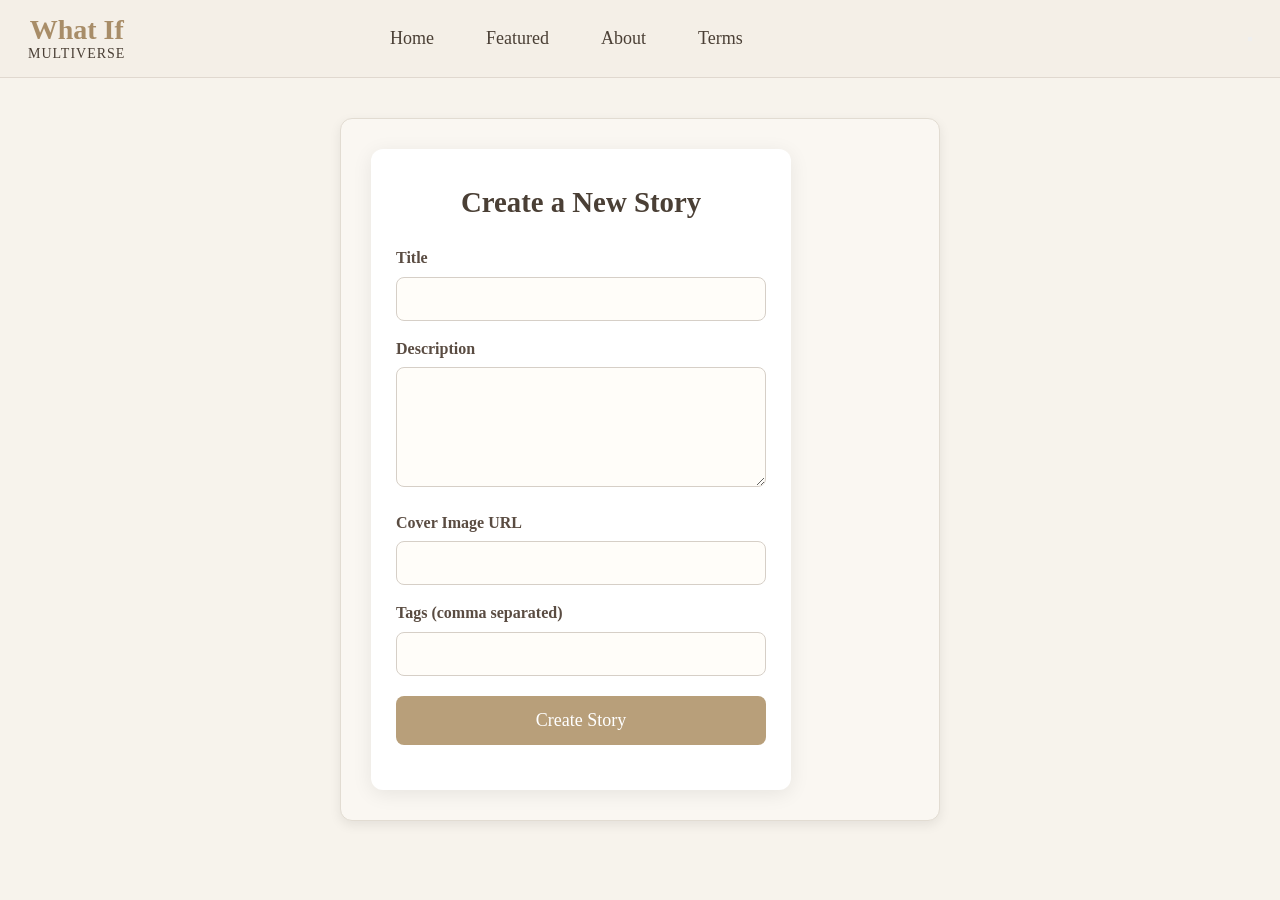
<file: create-story.html>
<!DOCTYPE html>
<html lang="en">
<head>
  <meta charset="UTF-8">
  <meta name="viewport" content="width=device-width, initial-scale=1.0">
  <title>Create Story</title>
  <link rel="stylesheet" href="style.css">
  <link rel="stylesheet" href="mobile.css">
</head>

<body>

  <!-- Navbar -->
  <header>
    <nav class="navbar">
  <div class="nav-left">
    <a href="#hero" class="logo">
      <span class="logo-main">What If</span>
      <span class="logo-sub">multiverse</span>
    </a>
  </div>

  <!-- DESKTOP NAV -->
  <div class="nav-center desktop-nav">
    <a href="index.html#hero">Home</a>
    <a href="index.html#featured">Featured</a>
    <a href="index.html#about">About</a>
    <a href="terms.html">Terms</a>
  </div>

  <!-- DESKTOP AUTH -->
  <div class="nav-right" id="nav-auth"></div>

  <!-- HAMBURGER BUTTON (ALONE) -->
  <button id="hamburgerBtn" class="hamburger">
    <span></span>
    <span></span>
    <span></span>
  </button>

  <!-- MOBILE MENU DRAWER (SEPARATE ELEMENT) -->
  <div class="mobile-menu" id="mobileMenu">
    <button id="closeMenu" class="close-btn">✕</button>

    <div class="mobile-links">
      <a href="index.html#hero">Home</a>
      <a href="index.html#featured">Featured</a>
      <a href="index.html#about">About</a>
      <a href="terms.html">Terms</a>
    </div>

    <div class="mobile-auth" id="nav-auth-mobile"></div>
  </div>
</nav>
  </header>

  <!-- Create Story Form -->
  <section class="story-create">
    <div class="auth-box">
      <h2>Create a New Story</h2>

      <form id="create-story-form">
        <label>Title</label>
        <input type="text" id="title" required>

        <label>Description</label>
        <textarea id="description" required></textarea>

        <label>Cover Image URL</label>
        <input type="text" id="cover_url">

        <label>Tags (comma separated)</label>
        <input type="text" id="tags">

        <button type="submit" class="auth-btn">Create Story</button>
      </form>

      <p id="status" class="auth-message"></p>
    </div>
  </section>

  
  <!-- Scripts -->
  <script type="module" src="js/navbar.js"></script>
  <script type="module" src="js/createStory.js"></script>

</body>
</html>
</file>
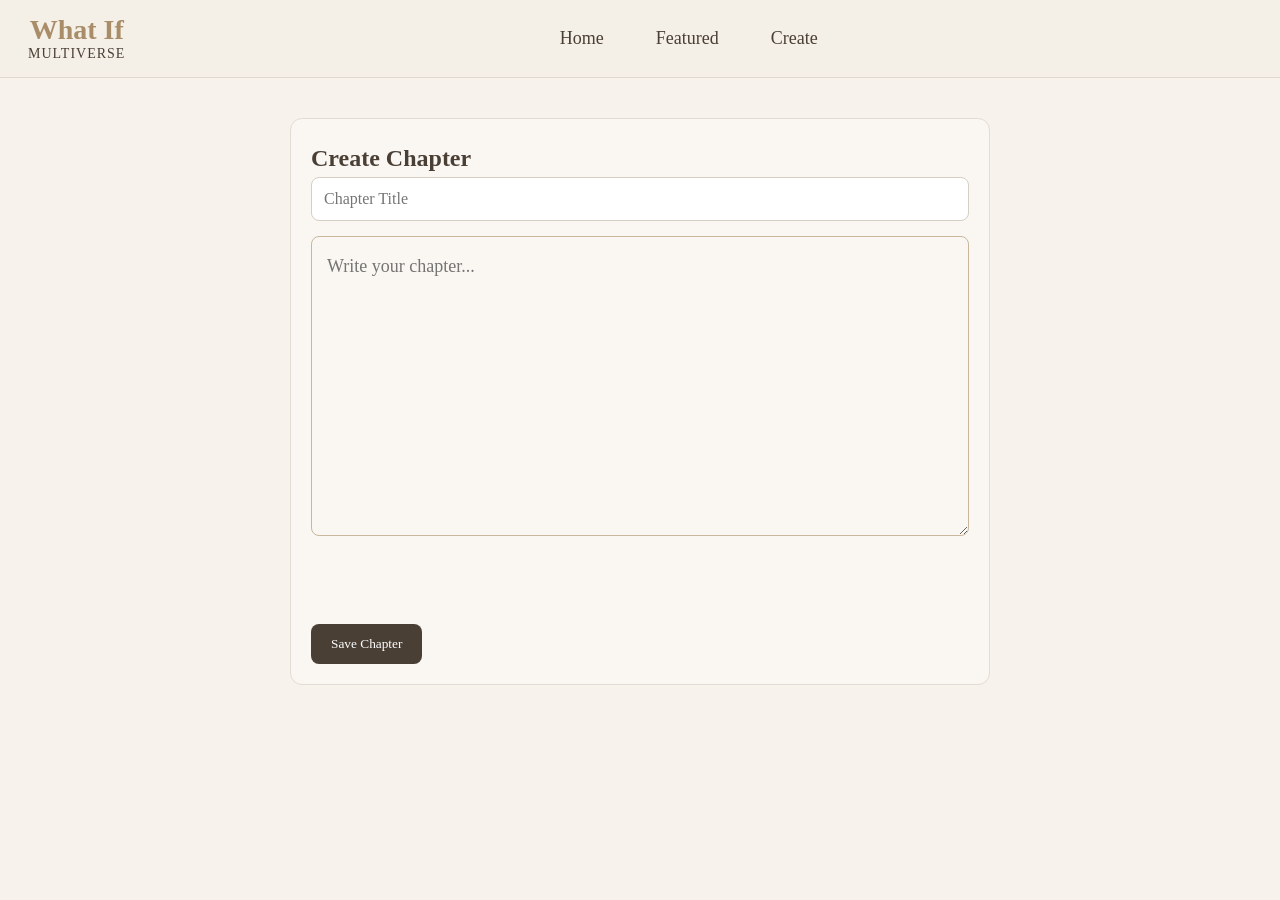
<file: createChapter.html>
<!DOCTYPE html>
<html lang="en">
<head>
  <meta charset="UTF-8">
  <title>Create Chapter</title>
  <link rel="stylesheet" href="style.css">
</head>
<body>

  <nav class="navbar">
        <div class="nav-left">
            <a href="index.html" class="logo">
  <span class="logo-main">What If</span>
  <span class="logo-sub">multiverse</span>
</a>
        </div>

        <div class="nav-center">
            <a href="index.html#hero">Home</a>
            <a href="index.html#featured">Featured</a>
            <a href="index.html#create">Create</a>
        </div>

        <div class="nav-right" id="nav-auth">
            <!-- JS will fill this -->
        </div>
    </nav>

  <section class="chapter-form">
  <h1>Create Chapter</h1>

  <form id="chapterForm">
    <input type="text" id="chapterTitle" placeholder="Chapter Title" required>
    <textarea id="chapterContent" placeholder="Write your chapter..." required></textarea>
    <button type="submit">Save Chapter</button>
  </form>
</section>


  <script type="module" src="js/navbar.js"></script>
  <script type="module" src="js/createChapter.js"></script>
</body>
</html>
</file>
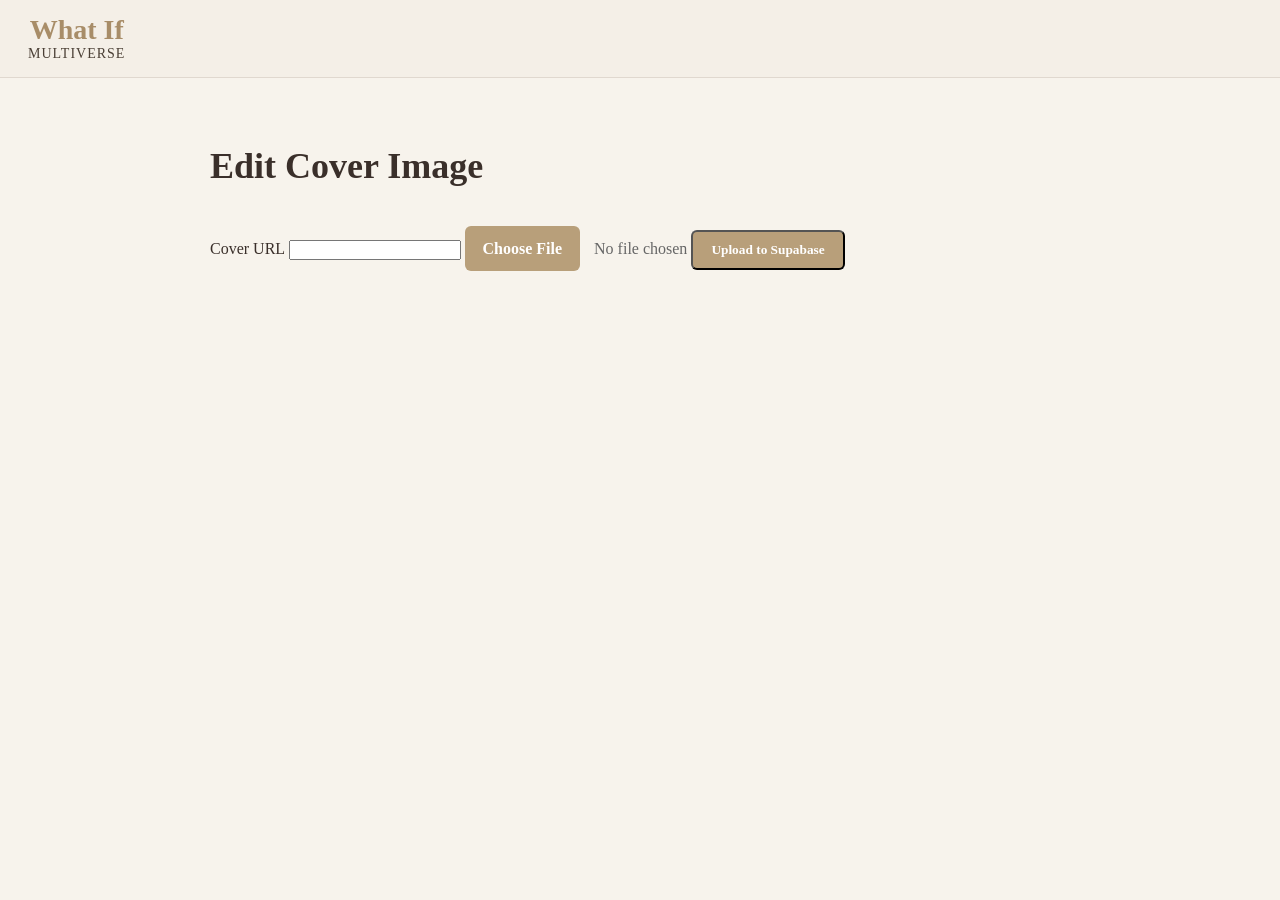
<file: editCover.html>
<!DOCTYPE html>
<html lang="en">
<head>
  <meta charset="UTF-8">
  <meta name="viewport" content="width=device-width, initial-scale=1.0">
  <title>Edit Cover</title>
  <link rel="stylesheet" href="style.css">
</head>

<body>

  <header>
    <nav class="navbar">
      <div class="nav-left">
        <a href="index.html" class="logo">
          <span class="logo-main">What If</span>
          <span class="logo-sub">multiverse</span>
        </a>
      </div>
      <div class="nav-right" id="nav-auth"></div>
    </nav>
  </header>

  <section class="story-view">
    <h1>Edit Cover Image</h1>

    <form id="edit-cover-form">
  <label>Cover URL</label>
  <input id="cover_url" type="text" readonly>

  <input type="file" id="coverFile" accept= "image/png, image/jpeg" style="display: none;">
  
  <label for="coverFile" class="button">Choose File</label>
  <span id="fileNameDisplay" style="margin-left: 10px; color: #666;">No file chosen</span>

  <button id="uploadCoverBtn" type="button" class="button">Upload to Supabase</button>
  <p id="uploadStatus"></p>
</form>
    <p id="status"></p>
  </section>

  <script type="module" src="js/navbar.js"></script>
<script type="module" src="js/editCover.js"></script>
</body>
</html>
</file>
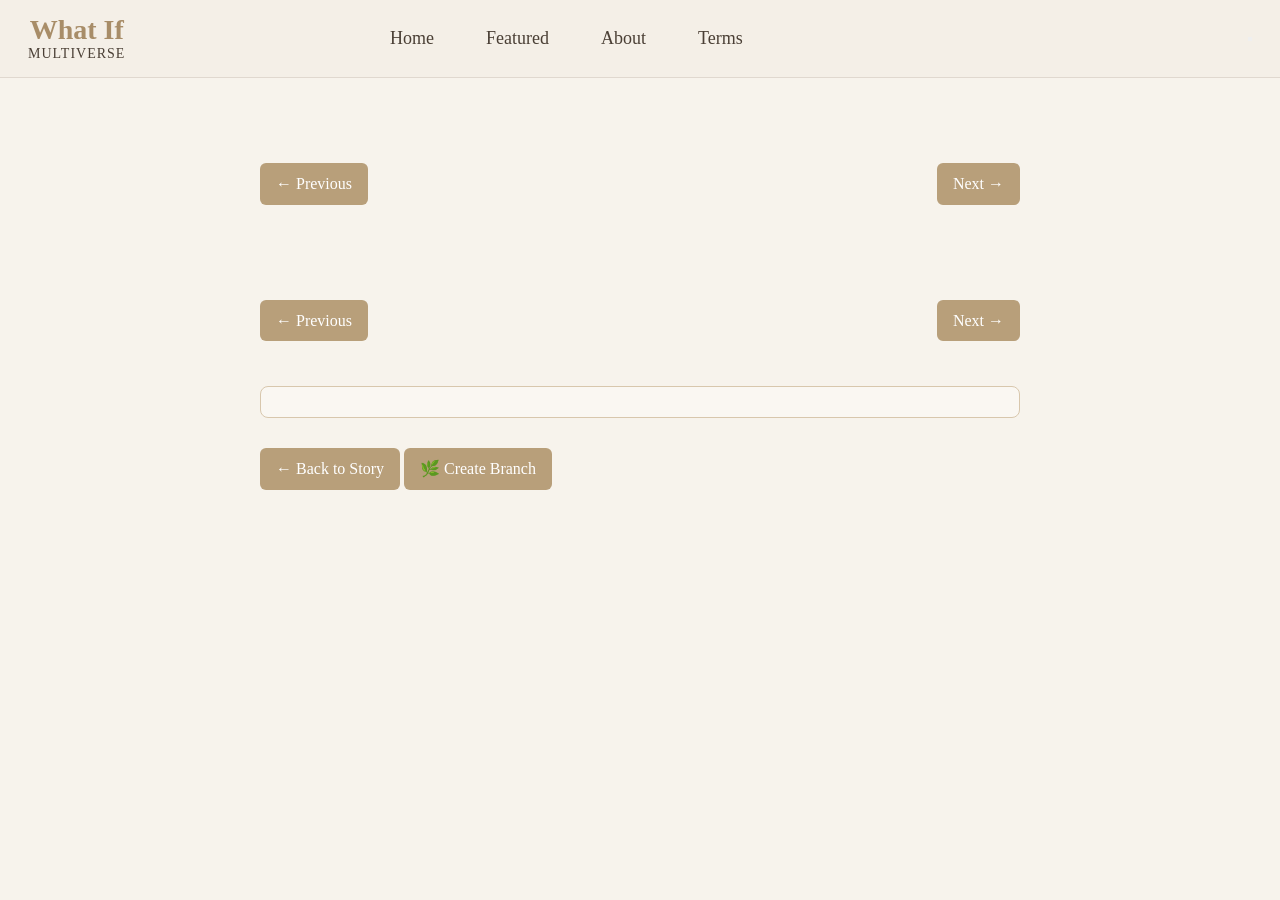
<file: readChapter.html>
<!DOCTYPE html>
<html lang="en">
<head>
  <meta charset="UTF-8">
  <meta name="viewport" content="width=device-width, initial-scale=1.0">
  <title>Read Chapter</title>
  <link rel="stylesheet" href="style.css">
  <link rel="stylesheet" href="mobile.css">
</head>

<body>

  <header>
    <nav class="navbar">
  <div class="nav-left">
    <a href="#hero" class="logo">
      <span class="logo-main">What If</span>
      <span class="logo-sub">multiverse</span>
    </a>
  </div>

  <!-- DESKTOP NAV -->
  <div class="nav-center desktop-nav">
    <a href="index.html#hero">Home</a>
    <a href="index.html#featured">Featured</a>
    <a href="index.html#about">About</a>
    <a href="terms.html">Terms</a>
  </div>

  <!-- DESKTOP AUTH -->
  <div class="nav-right" id="nav-auth"></div>

  <!-- HAMBURGER BUTTON (ALONE) -->
  <button id="hamburgerBtn" class="hamburger">
    <span></span>
    <span></span>
    <span></span>
  </button>

  <!-- MOBILE MENU DRAWER (SEPARATE ELEMENT) -->
  <div class="mobile-menu" id="mobileMenu">
    <button id="closeMenu" class="close-btn">✕</button>

    <div class="mobile-links">
      <a href="index.html#hero">Home</a>
      <a href="index.html#featured">Featured</a>
      <a href="index.html#about">About</a>
      <a href="terms.html">Terms</a>
    </div>

    <div class="mobile-auth" id="nav-auth-mobile"></div>
  </div>
</nav>
  </header>

  <section class="chapter-view">
    
    <div class="chapter-nav">
      <a id="prevChapterBtnTop" class="back-link">← Previous</a>
      <a id="nextChapterBtnTop" class="back-link">Next →</a>
      
    </div>
    
    <h1 id="chapterTitle"></h1>
    <div id="chapterViews" class="view-count"></div>
    <p id="chapterContent"></p>

    
    <div class="chapter-nav">
      <a id="prevChapterBtnBottom" class="back-link">← Previous</a>
      <a id="nextChapterBtnBottom" class="back-link">Next →</a>
      
    </div>
    
    <div id="branchList" class="branch-list"></div>
    <a id="storyLink" class="back-link">← Back to Story</a>
    <a id="createBranchBtn" class="back-link">🌿 Create Branch</a>

  <script type="module" src="js/navbar.js"></script>
  <script type="module" src="js/readChapter.js"></script>

</body>
</html>
</file>
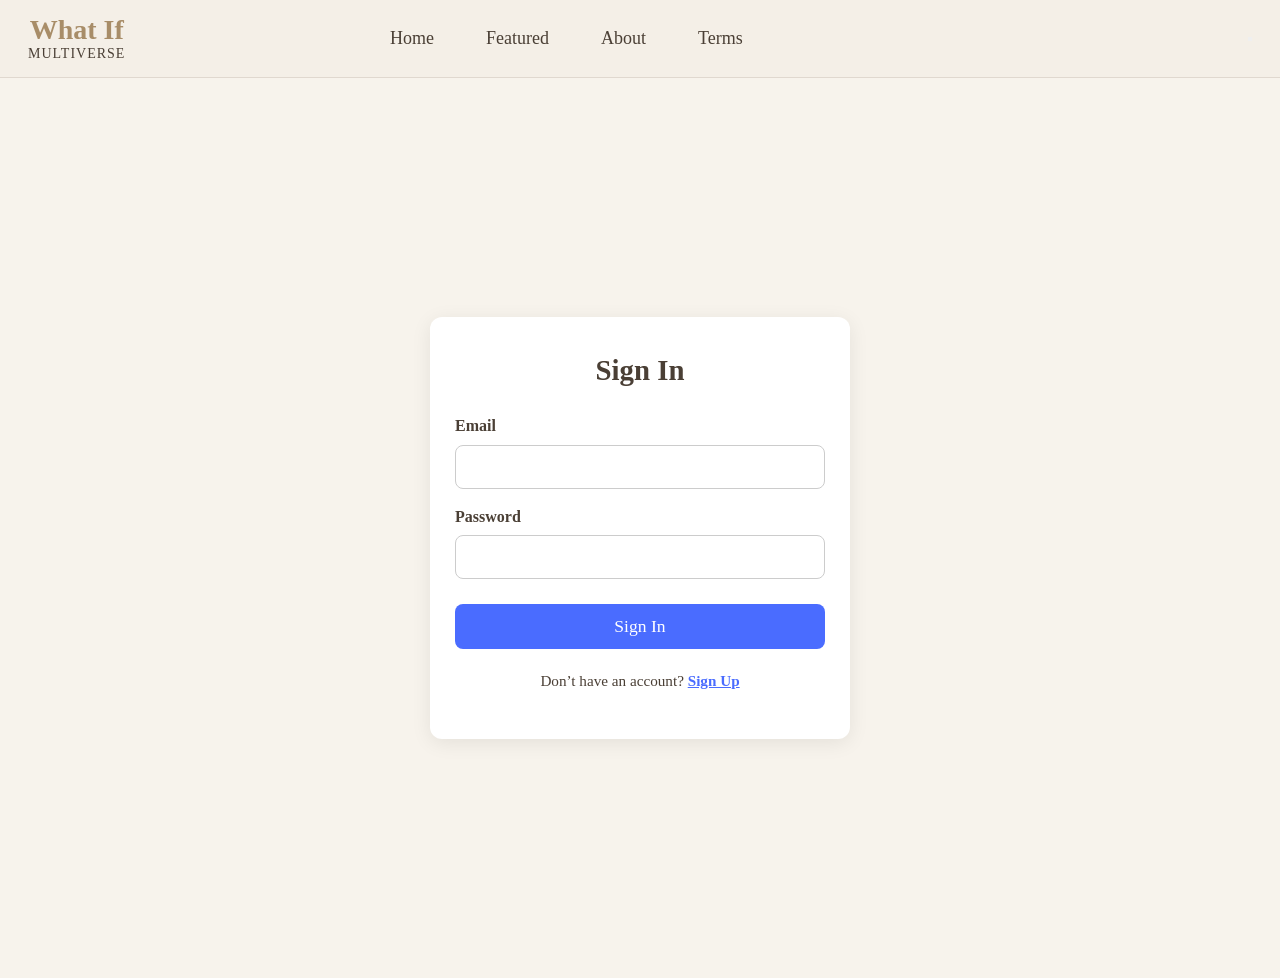
<file: signin.html>
<!DOCTYPE html>
<html lang="en">
<head>
  <meta charset="UTF-8">
  <meta name="viewport" content="width=device-width, initial-scale=1.0">
  <title>Sign In</title>
  <link rel="stylesheet" href="style.css">
  <link rel="stylesheet" href="mobile.css">
</head>

<body>

  <!-- Navbar -->
  <header>
    <nav class="navbar">
  <div class="nav-left">
    <a href="index.html" class="logo">
      <span class="logo-main">What If</span>
      <span class="logo-sub">multiverse</span>
    </a>
  </div>

  <!-- DESKTOP NAV -->
  <div class="nav-center desktop-nav">
    <a href="index.html#hero">Home</a>
    <a href="index.html#featured">Featured</a>
    <a href="index.html#about">About</a>
    <a href="terms.html">Terms</a>
  </div>

  <!-- DESKTOP AUTH -->
  <div class="nav-right" id="nav-auth"></div>

  <!-- HAMBURGER BUTTON (ALONE) -->
  <button id="hamburgerBtn" class="hamburger">
    <span></span>
    <span></span>
    <span></span>
  </button>

  <!-- MOBILE MENU DRAWER (SEPARATE ELEMENT) -->
  <div class="mobile-menu" id="mobileMenu">
    <button id="closeMenu" class="close-btn">✕</button>

    <div class="mobile-links">
      <a href="index.html#hero">Home</a>
      <a href="index.html#featured">Featured</a>
      <a href="index.html#about">About</a>
      <a href="terms.html">Terms</a>
    </div>

    <div class="mobile-auth" id="nav-auth-mobile"></div>
  </div>
</nav>
  </header>

  <!-- Sign In Form -->
  <section class="auth-section">
    <div class="auth-box">
      <h2>Sign In</h2>

      <form id="signinForm">
        <label>Email</label>
        <input type="email" id="email" required>

        <label>Password</label>
        <input type="password" id="password" required>

        <button type="submit" class="auth-btn">Sign In</button>
      </form>

      <p class="auth-switch">
        Don’t have an account?
        <a href="signup.html">Sign Up</a>
      </p>

      <p id="authMessage" class="auth-message"></p>
    </div>
  </section>

  <!-- Scripts -->
  <script type="module" src="js/navbar.js"></script>
  <script type="module" src="js/signin.js"></script>

</body>
</html>
</file>
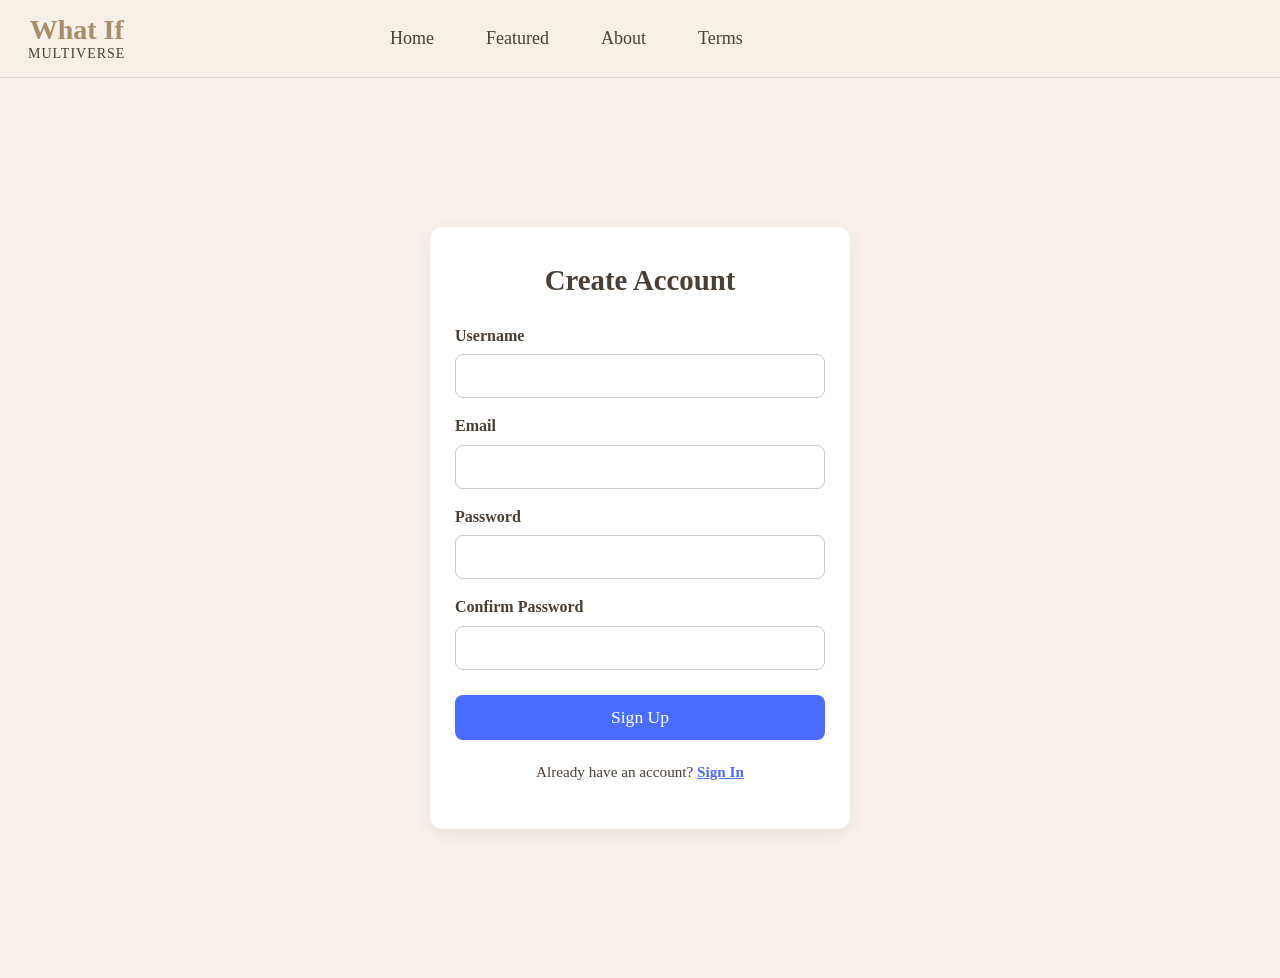
<file: signup.html>
<!DOCTYPE html>
<html lang="en">
<head>
  <meta charset="UTF-8">
  <meta name="viewport" content="width=device-width, initial-scale=1.0">
  <title>Sign Up</title>
  <link rel="stylesheet" href="style.css">
  <link rel="stylesheet" href="mobile.css">
</head>

<body>

  <!-- Navbar -->
  <header>
    <nav class="navbar">
  <div class="nav-left">
    <a href="index.html" class="logo">
      <span class="logo-main">What If</span>
      <span class="logo-sub">multiverse</span>
    </a>
  </div>

  <!-- DESKTOP NAV -->
  <div class="nav-center desktop-nav">
    <a href="index.html#hero">Home</a>
    <a href="index.html#featured">Featured</a>
    <a href="index.html#about">About</a>
    <a href="terms.html">Terms</a>
  </div>

  <!-- DESKTOP AUTH -->
  <div class="nav-right" id="nav-auth"></div>

  <!-- HAMBURGER BUTTON (ALONE) -->
  <button id="hamburgerBtn" class="hamburger">
    <span></span>
    <span></span>
    <span></span>
  </button>

  <!-- MOBILE MENU DRAWER (SEPARATE ELEMENT) -->
  <div class="mobile-menu" id="mobileMenu">
    <button id="closeMenu" class="close-btn">✕</button>

    <div class="mobile-links">
      <a href="index.html#hero">Home</a>
      <a href="index.html#featured">Featured</a>
      <a href="index.html#about">About</a>
      <a href="terms.html">Terms</a>
    </div>

    <div class="mobile-auth" id="nav-auth-mobile"></div>
  </div>
</nav>
  </header>

  <!-- Sign Up Form -->
  <section class="auth-section">
    <div class="auth-box">
      <h2>Create Account</h2>

      <form id="signupForm">
  <label>Username</label>
  <input type="text" id="username" required>

  <label>Email</label>
  <input type="email" id="email" required>

  <label>Password</label>
  <input type="password" id="password" required>

  <label>Confirm Password</label>
  <input type="password" id="confirmPassword" required>

  <button type="submit" class="auth-btn">Sign Up</button>
</form>


      <p class="auth-switch">
        Already have an account?
        <a href="signin.html">Sign In</a>
      </p>

      <p id="authMessage" class="auth-message"></p>
    </div>
  </section>

  <!-- Scripts -->
  <script type="module" src="js/navbar.js"></script>
  <script type="module" src="js/signup.js"></script>

</body>
</html>
</file>
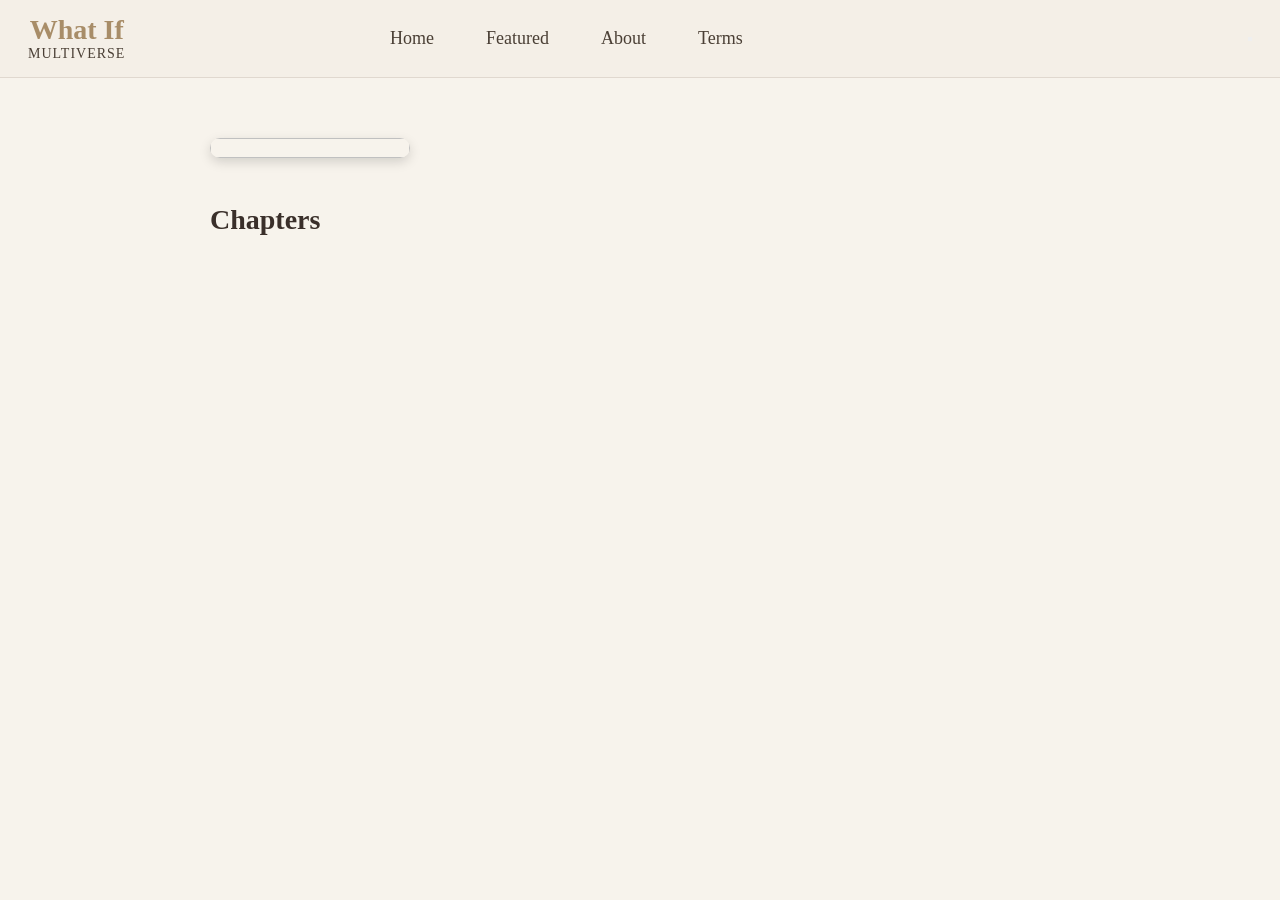
<file: story.html>
<!DOCTYPE html>
<html lang="en">
<head>
  <meta charset="UTF-8">
  <meta name="viewport" content="width=device-width, initial-scale=1.0">
  <title>Story</title>
  <link rel="stylesheet" href="style.css">
  <link rel="stylesheet" href="mobile.css">
</head>

<body>

  <header>
    <nav class="navbar">
  <div class="nav-left">
    <a href="index.html" class="logo">
      <span class="logo-main">What If</span>
      <span class="logo-sub">multiverse</span>
    </a>
  </div>

  <!-- DESKTOP NAV -->
  <div class="nav-center desktop-nav">
    <a href="index.html#hero">Home</a>
    <a href="index.html#featured">Featured</a>
    <a href="index.html#about">About</a>
    <a href="terms.html">Terms</a>
  </div>

  <!-- DESKTOP AUTH -->
  <div class="nav-right" id="nav-auth"></div>

  <!-- HAMBURGER BUTTON (ALONE) -->
  <button id="hamburgerBtn" class="hamburger">
    <span></span>
    <span></span>
    <span></span>
  </button>

  <!-- MOBILE MENU DRAWER (SEPARATE ELEMENT) -->
  <div class="mobile-menu" id="mobileMenu">
    <button id="closeMenu" class="close-btn">✕</button>

    <div class="mobile-links">
      <a href="index.html#hero">Home</a>
      <a href="index.html#featured">Featured</a>
      <a href="index.html#about">About</a>
      <a href="terms.html">Terms</a>
    </div>

    <div class="mobile-auth" id="nav-auth-mobile"></div>
  </div>
</nav>
  </header>

  <section class="story-view">

    <!-- Story Header -->
    <div class="story-header">
      <img id="storyCover" class="story-cover" />

      <div class="story-info">
        <h1 id="storyTitle"></h1>

        <!-- NEW: Written by -->
        <p id="storyAuthor" class="story-author"></p>

        <!-- Description -->
        <p id="storyDescription" class="story-description-text"></p>

        <!-- NEW: Tags -->
        <p id="storyTags" class="story-tags"></p>

        <!-- Buttons -->
        <div class="story-buttons">
          <a id="editCoverBtn" class="story-btn" style="display:none;">Edit Cover</a>
          <a id="editStoryBtn" class="story-btn" style="display:none;">Edit Story</a>
          <a id="addChapterBtn" class="story-btn" style="display:none;">Add Chapter</a>
        </div>
      </div>
    </div>

    <!-- Chapters -->
    <h2 class="chapter-title">Chapters</h2>
    <div id="chapterList" class="chapter-list"></div>

  </section>

  <script type="module" src="js/navbar.js"></script>
  <script type="module" src="js/storyReader.js"></script>

</body>
</html>
</file>
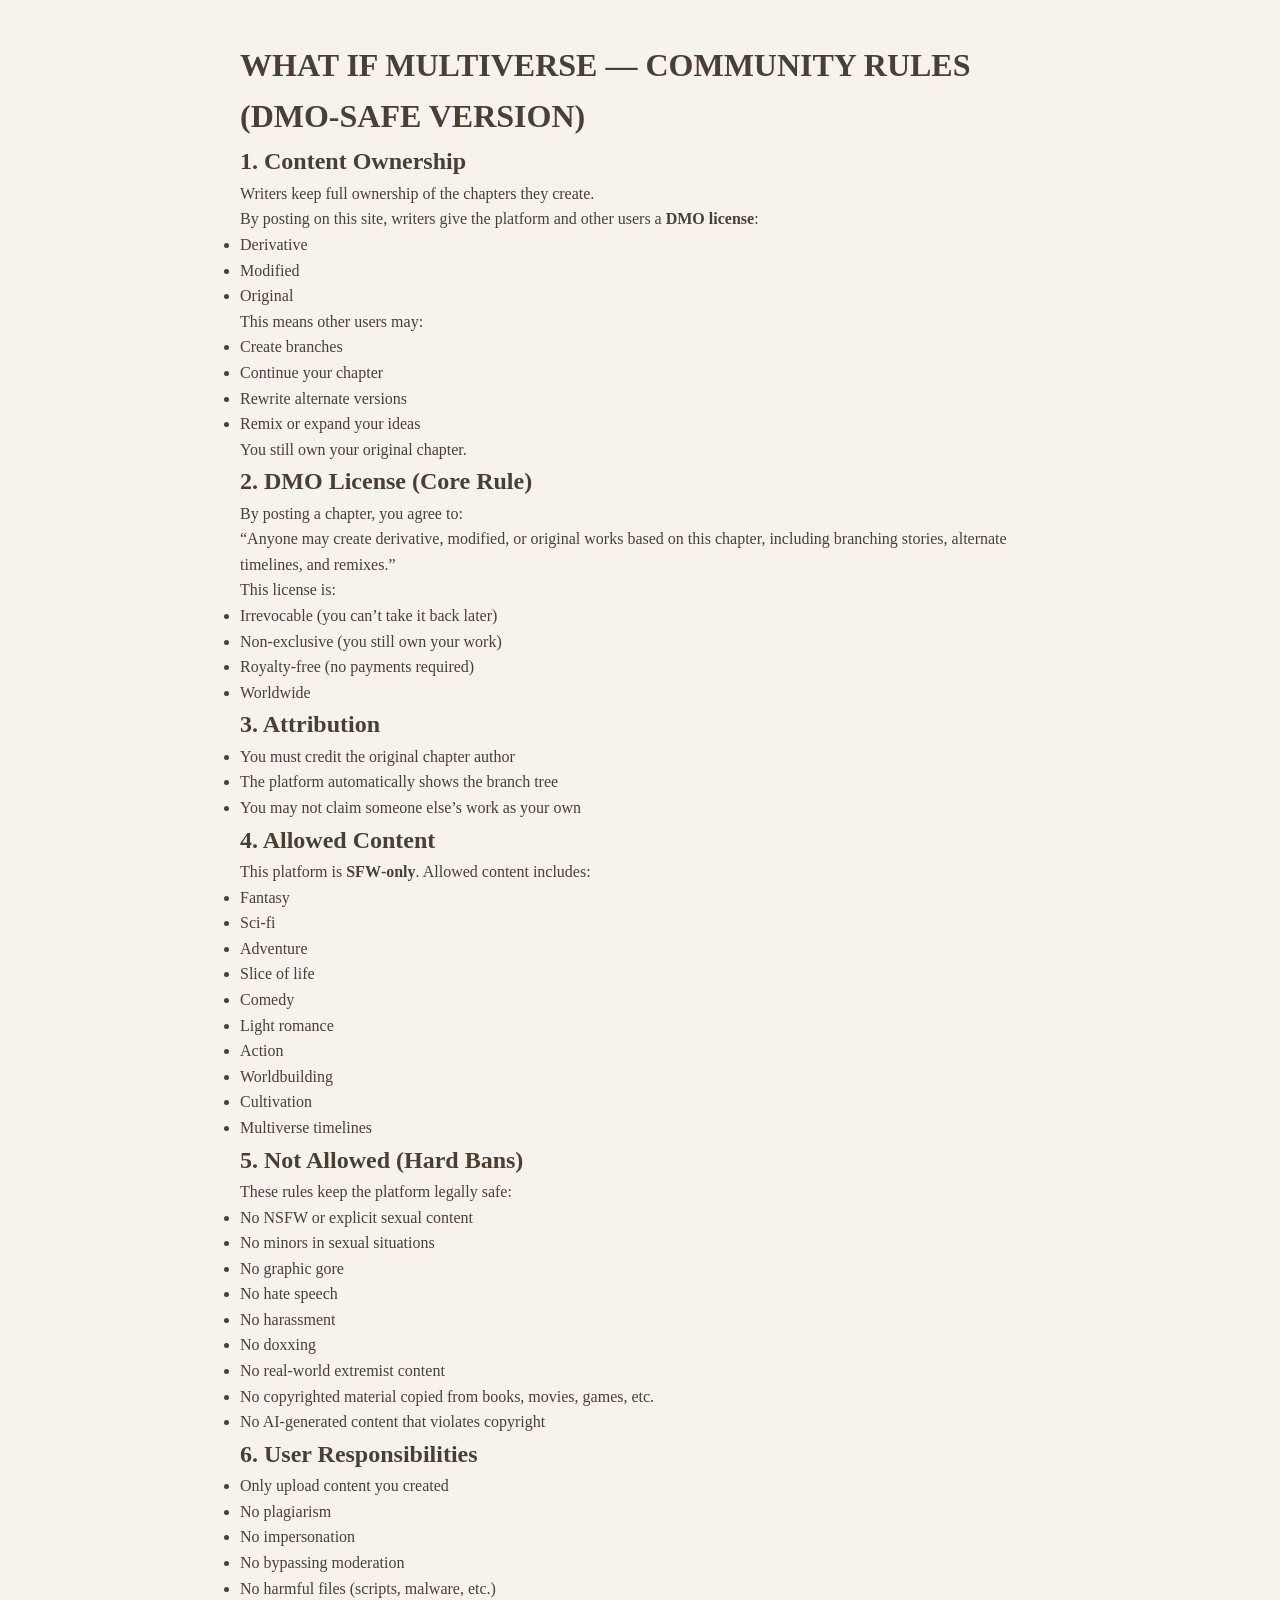
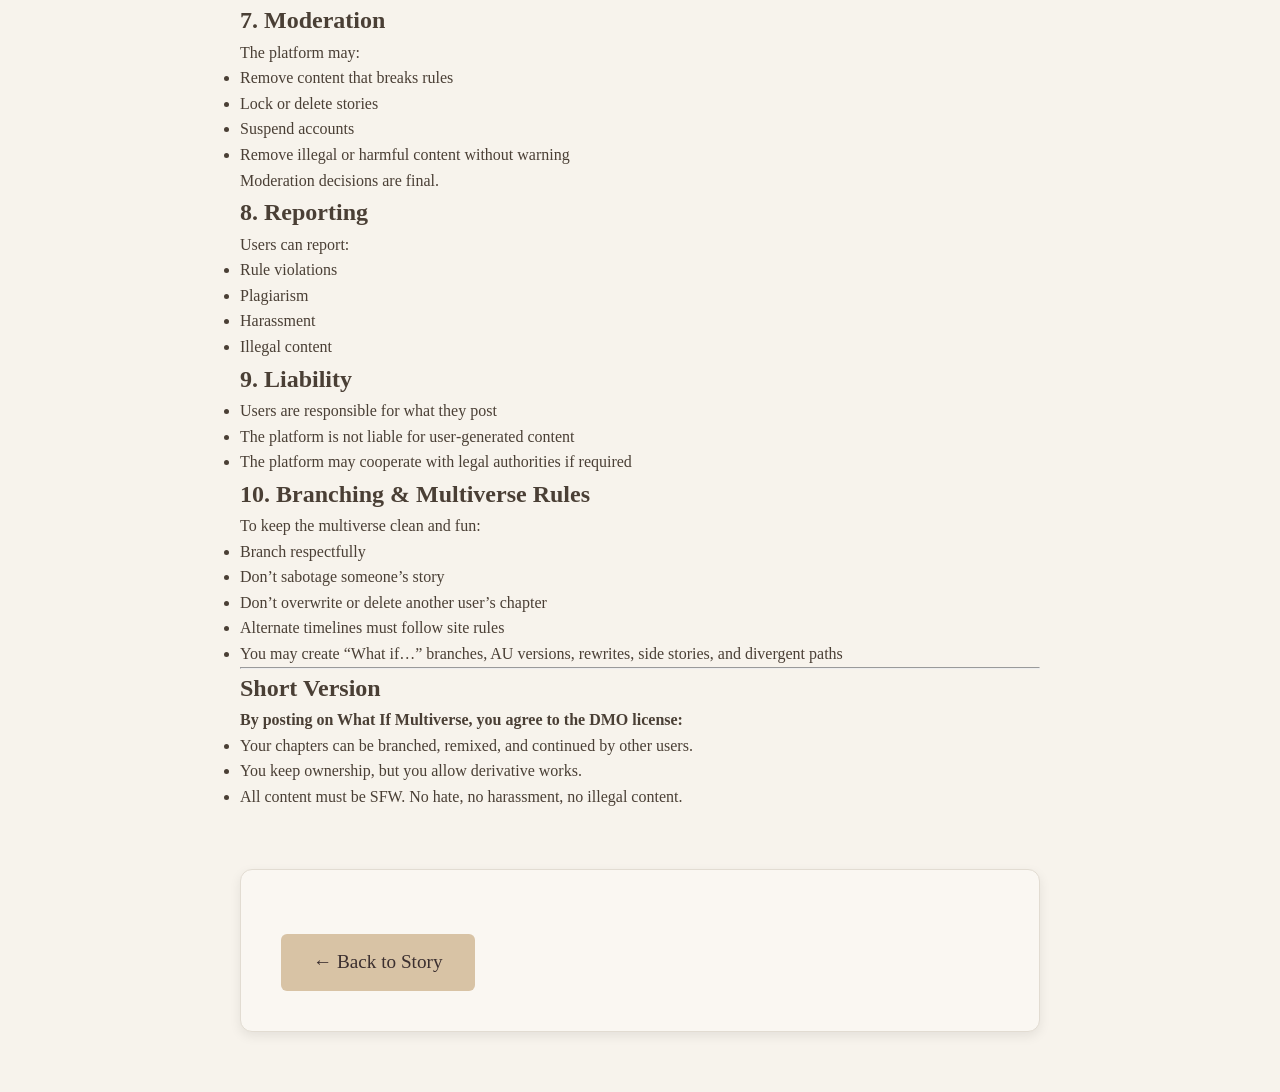
<file: terms.html>
<!DOCTYPE html>
<html lang="en">
<head>
  <meta charset="UTF-8">
  <title>What If Multiverse — Community Rules</title>
  <link rel="stylesheet" href="style.css">
</head>

<body>

  <!-- Navbar -->
  <script type="module" src="js/navbar.js"></script>

  <main class="container" style="max-width: 800px; margin: 40px auto;">
    <h1>WHAT IF MULTIVERSE — COMMUNITY RULES (DMO‑SAFE VERSION)</h1>

    <h2>1. Content Ownership</h2>
    <p>Writers keep full ownership of the chapters they create.</p>
    <p>By posting on this site, writers give the platform and other users a <strong>DMO license</strong>:</p>
    <ul>
      <li>Derivative</li>
      <li>Modified</li>
      <li>Original</li>
    </ul>
    <p>This means other users may:</p>
    <ul>
      <li>Create branches</li>
      <li>Continue your chapter</li>
      <li>Rewrite alternate versions</li>
      <li>Remix or expand your ideas</li>
    </ul>
    <p>You still own your original chapter.</p>

    <h2>2. DMO License (Core Rule)</h2>
    <p>By posting a chapter, you agree to:</p>
    <blockquote>
      “Anyone may create derivative, modified, or original works based on this chapter, including branching stories, alternate timelines, and remixes.”
    </blockquote>
    <p>This license is:</p>
    <ul>
      <li>Irrevocable (you can’t take it back later)</li>
      <li>Non‑exclusive (you still own your work)</li>
      <li>Royalty‑free (no payments required)</li>
      <li>Worldwide</li>
    </ul>

    <h2>3. Attribution</h2>
    <ul>
      <li>You must credit the original chapter author</li>
      <li>The platform automatically shows the branch tree</li>
      <li>You may not claim someone else’s work as your own</li>
    </ul>

    <h2>4. Allowed Content</h2>
    <p>This platform is <strong>SFW‑only</strong>. Allowed content includes:</p>
    <ul>
      <li>Fantasy</li>
      <li>Sci‑fi</li>
      <li>Adventure</li>
      <li>Slice of life</li>
      <li>Comedy</li>
      <li>Light romance</li>
      <li>Action</li>
      <li>Worldbuilding</li>
      <li>Cultivation</li>
      <li>Multiverse timelines</li>
    </ul>

    <h2>5. Not Allowed (Hard Bans)</h2>
    <p>These rules keep the platform legally safe:</p>
    <ul>
      <li>No NSFW or explicit sexual content</li>
      <li>No minors in sexual situations</li>
      <li>No graphic gore</li>
      <li>No hate speech</li>
      <li>No harassment</li>
      <li>No doxxing</li>
      <li>No real‑world extremist content</li>
      <li>No copyrighted material copied from books, movies, games, etc.</li>
      <li>No AI‑generated content that violates copyright</li>
    </ul>

    <h2>6. User Responsibilities</h2>
    <ul>
      <li>Only upload content you created</li>
      <li>No plagiarism</li>
      <li>No impersonation</li>
      <li>No bypassing moderation</li>
      <li>No harmful files (scripts, malware, etc.)</li>
    </ul>

    <h2>7. Moderation</h2>
    <p>The platform may:</p>
    <ul>
      <li>Remove content that breaks rules</li>
      <li>Lock or delete stories</li>
      <li>Suspend accounts</li>
      <li>Remove illegal or harmful content without warning</li>
    </ul>
    <p>Moderation decisions are final.</p>

    <h2>8. Reporting</h2>
    <p>Users can report:</p>
    <ul>
      <li>Rule violations</li>
      <li>Plagiarism</li>
      <li>Harassment</li>
      <li>Illegal content</li>
    </ul>

    <h2>9. Liability</h2>
    <ul>
      <li>Users are responsible for what they post</li>
      <li>The platform is not liable for user‑generated content</li>
      <li>The platform may cooperate with legal authorities if required</li>
    </ul>

    <h2>10. Branching & Multiverse Rules</h2>
    <p>To keep the multiverse clean and fun:</p>
    <ul>
      <li>Branch respectfully</li>
      <li>Don’t sabotage someone’s story</li>
      <li>Don’t overwrite or delete another user’s chapter</li>
      <li>Alternate timelines must follow site rules</li>
      <li>You may create “What if…” branches, AU versions, rewrites, side stories, and divergent paths</li>
    </ul>

    <hr>

    <h2>Short Version</h2>
    <p><strong>By posting on What If Multiverse, you agree to the DMO license:</strong></p>
    <ul>
      <li>Your chapters can be branched, remixed, and continued by other users.</li>
      <li>You keep ownership, but you allow derivative works.</li>
      <li>All content must be SFW. No hate, no harassment, no illegal content.</li>
    </ul>

  </main>
  <div class="about-section">
    <a href="index.html" class="cta">← Back to Story</a>
  </div>

</body>
</html>
</file>
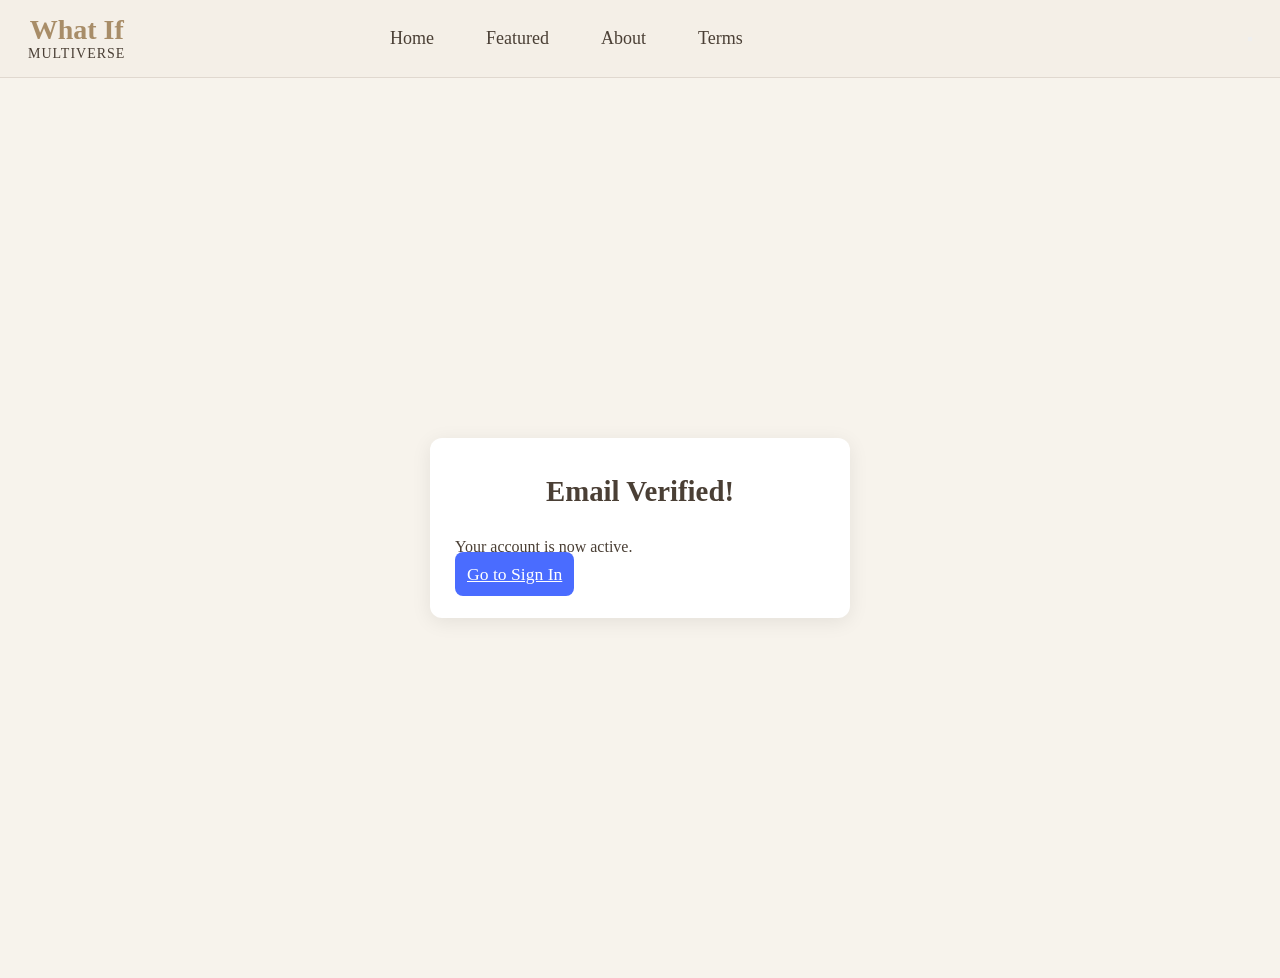
<file: verified.html>
<!DOCTYPE html>
<html lang="en">
<head>
  <meta charset="UTF-8">
  <meta name="viewport" content="width=device-width, initial-scale=1.0">
  <title>Email Verified</title>
  <link rel="stylesheet" href="style.css">
  <link rel="stylesheet" href="mobile.css">
</head>

<body>
  <nav class="navbar">
  <div class="nav-left">
    <a href="#hero" class="logo">
      <span class="logo-main">What If</span>
      <span class="logo-sub">multiverse</span>
    </a>
  </div>

  <!-- DESKTOP NAV -->
  <div class="nav-center desktop-nav">
    <a href="index.html#hero">Home</a>
    <a href="index.html#featured">Featured</a>
    <a href="index.html#about">About</a>
    <a href="terms.html">Terms</a>
  </div>

  <!-- DESKTOP AUTH -->
  <div class="nav-right" id="nav-auth"></div>

  <!-- HAMBURGER BUTTON (ALONE) -->
  <button id="hamburgerBtn" class="hamburger">
    <span></span>
    <span></span>
    <span></span>
  </button>

  <!-- MOBILE MENU DRAWER (SEPARATE ELEMENT) -->
  <div class="mobile-menu" id="mobileMenu">
    <button id="closeMenu" class="close-btn">✕</button>

    <div class="mobile-links">
      <a href="index.html#hero">Home</a>
      <a href="index.html#featured">Featured</a>
      <a href="index.html#about">About</a>
      <a href="terms.html">Terms</a>
    </div>

    <div class="mobile-auth" id="nav-auth-mobile"></div>
  </div>
</nav>
  <section class="auth-section">
    <div class="auth-box">
      <h2>Email Verified!</h2>
      <p>Your account is now active.</p>
      <a href="signin.html" class="auth-btn">Go to Sign In</a>
    </div>
  </section>
</body>
</html>
</file>
<file: style.css>
/* GLOBAL RESET */
* {
    margin: 0;
    padding: 0;
    box-sizing: border-box;
    font-family: "Georgia", serif;
}

body {
    background: #f7f3ec;
    color: #4a3f35;
    line-height: 1.6;
}

html {
  scroll-behavior: smooth;
}

/* NAVBAR */
.navbar {
  display: flex;
  justify-content: space-between;
  align-items: center;
  padding: 16px 28px;
  background: #f4efe7;
  border-bottom: 1px solid #e0d8cf;
  font-family: "Georgia", serif;
  position: sticky;
  top: 0;
  z-index: 100;
}

.logo {
  display: flex;
  flex-direction: column;
  line-height: 1;
  text-decoration: none;
  align-items: center;
}

.logo-main {
  font-size: 28px;
  font-weight: bold;
  color: #a88d68; /* deep red */
  font-family: "Georgia", serif;
}

.logo-sub {
  font-size: 14px;
  color: #4a3f35;
  margin-top: 3px;
  letter-spacing: 1px;
  text-transform: uppercase;
  font-family: "Georgia", serif;
}

.mobile-menu{
  display: none;
}

.nav-right a {
  margin-left: 20px;
  text-decoration: none;
  color: #4a3f35;
  font-size: 18px;
  padding: 8px 14px;
  border-radius: 6px;
  transition: background 0.2s ease;
}

.nav-center a {
  margin: 0 14px;
  text-decoration: none;
  color: #4a3f35;
  font-size: 18px;
  padding: 6px 10px;
  border-radius: 6px;
  transition: background 0.2s ease;
}

.nav-center a:hover {
  background: #e8dfd6;
}

.nav-right a:hover {
  background: #e8dfd6;
}

.nav-btn {
  background: #b89f7a;
  color: white !important;
  padding: 8px 16px;
  border-radius: 6px;
}

.nav-button:hover {
  background: #a88d68;
}

/* HERO SECTION */
.hero {
    background: url('https://images.unsplash.com/photo-1519681393784-d120267933ba?auto=format&fit=crop&w=1600&q=80')
        center/cover no-repeat;
    height: 70vh;
    display: flex;
    align-items: center;
    justify-content: center;
    text-align: center;
    padding: 2rem;
    position: relative;
}

.hero::after {
    content: "";
    position: absolute;
    inset: 0;
    background: rgba(255, 248, 240, 0.75);
}

.hero-content {
    position: relative;
    z-index: 2;
}

.hero h1 {
    font-size: 4rem;
    font-weight: bold;
    color: #3b2f2f;
}

.tagline {
    font-size: 1.5rem;
    margin-top: 0.5rem;
    color: #6b5646;
}

.cta {
    display: inline-block;
    margin-top: 1.5rem;
    padding: 0.8rem 2rem;
    background: #d8c3a5;
    color: #3b2f2f;
    text-decoration: none;
    border-radius: 6px;
    font-size: 1.2rem;
    transition: 0.3s;
}

.cta:hover {
    background: #c1a98b;
}

/* FEATURED STORIES */
.featured {
    padding: 3rem 2rem;
    text-align: center;
}

.featured h2 {
    font-size: 2.2rem;
    margin-bottom: 2rem;
}

/* VIEW TOGGLE */
.view-toggle {
    margin-bottom: 1.5rem;
}

.view-toggle button {
    padding: 0.6rem 1.2rem;
    margin: 0 0.3rem;
    border: none;
    background: #e8dcc7;
    color: #4a3f35;
    border-radius: 6px;
    cursor: pointer;
    transition: 0.3s;
    font-family: Georgia, serif;
}

.view-toggle button.active {
    background: #d8c3a5;
    font-weight: bold;
}

/* GRID BASE */
.story-grid {
    display: flex;
    justify-content: center;
    gap: 2rem;
    flex-wrap: wrap;
}

/* BASE STORY CARD */

.story-card {
    width: 260px;
    height: 480px;
    display: flex;
    flex-direction: column;
    justify-content: flex-start;
    background: #fffaf3;
    padding: 1.2rem;
    border-radius: 12px;
    box-shadow: 0 4px 10px rgba(120, 100, 80, 0.15);
    opacity: 0;
    transform: translateY(20px);
    transition:
        transform 0.4s ease,
        box-shadow 0.4s ease,
        background 0.4s ease,
        opacity 0.6s ease;
    position: relative;
}

/* HOVER EFFECT */
.story-card:hover {
    transform: translateY(-10px) scale(1.03);
    background: #fff5e8;
    box-shadow: 0 12px 24px rgba(120, 100, 80, 0.25);
}

.story-card:hover::after {
    content: "";
    position: absolute;
    inset: 0;
    border-radius: 12px;
    box-shadow: inset -6px 0 12px rgba(0,0,0,0.08);
    pointer-events: none;
}

/* BASE COVER (NO HEIGHT HERE!) */
.cover {
    width: 100%;
    background: #e8dcc7;
    background-size: contain; 
    background-position: center;
    background-repeat: no-repeat;
    border-radius: 8px;
    margin-bottom: 1rem;
    box-shadow: inset 0 0 8px rgba(0,0,0,0.1);
    flex-shrink: 0;
}

/* THUMBNAIL MODE */
.thumbnail .story-card {
    width: 260px;
    height: 480px;
}

.thumbnail .cover {
    height: 340px;
}

/* FIXED TEXT HEIGHTS */
.thumbnail .story-card h3 {
    height: 72px; /* was 48px */
    overflow: hidden;
}

.thumbnail .story-card p {
    position: relative;
    height: 80px; /* adjust for how many lines you want */
    overflow: hidden;
}

.thumbnail .story-card p::after {
    content: "";
    position: absolute;
    bottom: 0;
    left: 0;
    right: 0;
    height: 25px;
    background: linear-gradient(to bottom, transparent, #fffaf3);
}




/* LIST MODE */
.story-grid.list {
    display: block;
}

.story-grid.list .story-card {
    width: 100%;
    max-width: 800px;
    height: auto;
    flex-direction: row;
    align-items: center;
    padding: 1rem;
    margin: 1rem auto;
}

.story-grid.list .cover {
    width: 140px;
    height: 200px;
    margin-right: 1.5rem;
}

.story-grid.list h3 {
    margin: 0;
}

.story-grid.list p {
    margin: 0.5rem 0;
}

/* form section for story submission */
.story-create {
  max-width: 600px;
  margin: 40px auto;
  padding: 30px;
  background: #faf7f2;
  border: 1px solid #e2dcd2;
  border-radius: 12px;
  box-shadow: 0 4px 12px rgba(0,0,0,0.08);
  font-family: "Georgia", serif;
}

.story-create h2 {
  margin-bottom: 20px;
  font-size: 28px;
  color: #4a3f35;
  text-align: center;
}

.story-create label {
  display: block;
  margin-top: 15px;
  margin-bottom: 6px;
  font-weight: bold;
  color: #5a4c42;
}

.story-create input,
.story-create textarea {
  width: 100%;
  padding: 12px;
  border: 1px solid #d6cfc7;
  border-radius: 8px;
  background: #fffdf9;
  font-size: 16px;
  font-family: "Georgia", serif;
  transition: border 0.2s ease;
}

.story-create input:focus,
.story-create textarea:focus {
  border-color: #b89f7a;
  outline: none;
}

.story-create textarea {
  min-height: 120px;
  resize: vertical;
}

.story-create button {
  margin-top: 20px;
  width: 100%;
  padding: 14px;
  background: #b89f7a;
  color: white;
  border: none;
  border-radius: 8px;
  font-size: 18px;
  cursor: pointer;
  transition: background 0.2s ease;
}

.story-create button:hover {
  background: #a88d68;
}

#status {
  margin-top: 15px;
  font-size: 16px;
  text-align: center;
  color: #4a3f35;
}


/* FOOTER */
footer {
    text-align: center;
    padding: 1.5rem;
    background: #efe6d9;
    margin-top: 3rem;
    font-size: 0.9rem;
}

/* createChapter.html */
.chapter-form {
  max-width: 700px;
  margin: 40px auto;
  padding: 20px;
  background: #faf7f2;
  border-radius: 12px;
  border: 1px solid #e2dcd2;
}

.chapter-form input,
.chapter-form textarea {
  width: 100%;
  margin-bottom: 15px;
  padding: 12px;
  font-size: 16px;
  border: 1px solid #d6cfc4;
  border-radius: 8px;
}

.chapter-form button {
  padding: 12px 20px;
  background: #4a3f35;
  color: white;
  border: none;
  border-radius: 8px;
  cursor: pointer;
}

.button {
  display: inline-block;
  padding: 12px 20px;
  background: #4a6cff;
  color: white;
  text-decoration: none;
  border-radius: 6px;
  font-weight: bold;
  cursor: pointer;
  margin-top: 20px;
}

.button:hover {
  background: #3a56d4;
}

/* story reader */
.chapter-link {
  font-size: 18px;
  color: #4a3f35;
  text-decoration: none;
}

.chapter-link:hover {
  text-decoration: underline;
}
/* --- Story Layout --- */
.story-view {
  max-width: 900px;
  margin: 40px auto;
  padding: 20px;
  color: #3a2f2a;
  font-family: "Georgia", serif;
}

/* --- Header with cover + text --- */
.story-header {
  display: flex;
  gap: 25px;
  margin-bottom: 30px;
}

.story-cover {
  width: 200px;
  height: auto;
  object-fit: cover;
  border-radius: 10px;
  box-shadow: 0 4px 12px rgba(0,0,0,0.15);
}

/* --- Title + description --- */
.story-view h1 {
  font-size: 36px;
  margin: 0 0 10px 0;
}

.story-view p {
  font-size: 18px;
  line-height: 1.6;
  margin-bottom: 20px;
}

/* --- Add Chapter button --- */
.button {
  display: inline-block;
  padding: 10px 18px;
  background: #b89f7a;
  color: white;
  text-decoration: none;
  border-radius: 6px;
  font-weight: bold;
}

.button:hover {
  background: #a88d68;
}

/* --- Chapter list (simple text links) --- */
.chapter-title {
  margin-top: 40px;
  font-size: 28px;
}

.chapter-list a {
  display: block;
  padding: 6px 0;
  font-size: 18px;
  color: #4a3f35;
  text-decoration: none;
}

.chapter-list a:hover {
  text-decoration: underline;
}
.chapter-view {
  max-width: 800px;
  margin: 40px auto;
  padding: 20px;
  font-family: "Georgia", serif;
  color: #3a2f2a;
}

.chapter-view h1 {
  font-size: 32px;
  margin-bottom: 20px;
}

.chapter-view p {
  font-size: 18px;
  line-height: 1.6;
  white-space: pre-wrap;
}

.back-link {
  display: inline-block;
  background: #b89f7a;
  color: white;
  padding: 8px 16px;
  border-radius: 6px;
  text-decoration: none;
  font-size: 16px;
  margin-bottom: 15px;
  transition: background 0.2s ease;
}

.back-link:hover {
  background: #a88d68;
}

.chapter-form textarea {
  width: 100%;
  height: 300px;        /* Increase height */
  padding: 15px;
  font-size: 18px;
  line-height: 1.6;
  border-radius: 8px;
  border: 1px solid #c8b79e;
  background: #faf7f2;
  resize: vertical;     /* Allow user to stretch it */
  box-sizing: border-box;
}
/* ============================
   LIST VIEW — CLEAN + MODERN
   ============================ */

.story-grid.list {
  display: flex;
  flex-direction: column;
  gap: 1.2rem;
  width: 100%;
  padding: 0 1rem;
}

/* List mode card */
.story-grid.list .story-card {
  display: flex;
  flex-direction: row;
  align-items: flex-start;
  gap: 1.2rem;

  padding: 1rem;
  border-radius: 10px;
  background: #fffaf3;
  box-shadow: 0 2px 6px rgba(0,0,0,0.08);

  width: 100%;
  max-width: 900px;
  margin: 0 auto;

  transition: transform .2s ease, box-shadow .2s ease;
  height: auto; /* override thumbnail height */
}

/* Hover polish */
.story-grid.list .story-card:hover {
  transform: translateY(-3px);
  box-shadow: 0 4px 12px rgba(0,0,0,0.12);
}

/* Cover image (list mode uses .story-cover, not .cover) */
.story-grid.list .story-cover {
  width: 120px;
  height: 160px;
  object-fit: cover;
  border-radius: 8px;
  flex-shrink: 0;
}

/* Text block wrapper */
.story-grid.list .story-card-text {
  flex: 1;
  display: flex;
  flex-direction: column;
}

/* Title */
.story-grid.list .story-title {
  margin: 0;
  font-size: 1.3rem;
  font-weight: 700;
  color: #4a3f35;
}

/* Description */
.story-grid.list .story-desc {
  margin-top: .4rem;
  color: #555;
  line-height: 1.4;

  /* Clamp to 2 lines */
  line-clamp: 2;              /* standard (not supported yet) */
  display: -webkit-box;
  -webkit-line-clamp: 2;      /* actual working version */
  -webkit-box-orient: vertical;

  overflow: hidden;
  text-overflow: ellipsis;
}

.branch-list {
  margin: 30px 0;
  padding: 15px;
  background: #faf7f2;
  border: 1px solid #d8c7ad;
  border-radius: 8px;
}

.branch-list h3 {
  margin-top: 0;
  color: #4a3f35;
}

.branch-list ul {
  max-height: 200px;   /* shows ~4 items */
  overflow-y: auto;
  padding-right: 6px;  /* avoids scrollbar overlap */
}


.branch-list li {
  margin: 6px 0;
}

.branch-list a {
  color: #6b4f2a;
  text-decoration: none;
}

.branch-list a:hover {
  text-decoration: underline;
}

.no-branches {
  color: #7a6a58;
  font-style: italic;
}

.about-section {
  max-width: 800px;
  margin: 60px auto;
  padding: 40px;
  background: #faf7f2;
  border: 1px solid #e2dcd2;
  border-radius: 12px;
  box-shadow: 0 4px 12px rgba(0,0,0,0.08);
  font-family: "Georgia", serif;
}

.about-section h2 {
  font-size: 28px;
  color: #4a3f35;
  margin-bottom: 15px;
}

.about-section p {
  margin-bottom: 16px;
  color: #5a4c42;
  line-height: 1.6;
}

.section-divider {
  margin: 30px 0;
  border: none;
  border-top: 1px solid #d6cfc7;
}

.terms-list {
  margin-top: 10px;
  padding-left: 20px;
  color: #4a3f35;
  line-height: 1.6;
}

.terms-list li {
  margin-bottom: 8px;
}
/* chapter styling */
.chapter-nav {
  display: flex;
  justify-content: space-between;
  margin-top: 25px;
}
#chapterContent {
  position: relative;
  z-index: 1;
  margin-bottom: 60px; /* pushes content above nav */
}

.chapter-nav {
  position: relative;
  z-index: 10; /* ensures nav sits ABOVE content */
}
#chapterContent {
  margin-bottom: 80px; /* pushes content up */
  position: relative;
  z-index: 1;
}

.chapter-nav {
  position: relative;
  z-index: 10; /* ensures nav is above content */
}

.view-count {
  font-size: 14px;
  color: #777;
  margin-bottom: 20px;
}

.view-count {
  font-size: 14px;
  color: #777;
  margin: 10px 0 20px 0;
}

/* signin login */
/* Container */
.auth-section {
  display: flex;
  justify-content: center;
  align-items: center;
  padding: 40px 20px;
  min-height: 100vh;
}

/* Box */
.auth-box {
  background: #ffffff;
  padding: 30px 25px;
  width: 100%;
  max-width: 420px;
  border-radius: 12px;
  box-shadow: 0 4px 20px rgba(0,0,0,0.08);
}

/* Title */
.auth-box h2 {
  margin-bottom: 20px;
  text-align: center;
  font-size: 1.8rem;
}

/* Form */
#signinForm label {
  display: block;
  margin-top: 15px;
  font-weight: 600;
}

#signupForm label {
  display: block;
  margin-top: 15px;
  font-weight: 600;
}

#signinForm input {
  width: 100%;
  padding: 12px;
  margin-top: 6px;
  border-radius: 8px;
  border: 1px solid #ccc;
  font-size: 1rem;
}

#signupForm input {
  width: 100%;
  padding: 12px;
  margin-top: 6px;
  border-radius: 8px;
  border: 1px solid #ccc;
  font-size: 1rem;
}

/* Button */
.auth-btn {
  width: 100%;
  margin-top: 25px;
  padding: 12px;
  background: #4a6cff;
  color: #fff;
  border: none;
  border-radius: 8px;
  font-size: 1.1rem;
  cursor: pointer;
  transition: 0.2s;
}

.auth-btn:hover {
  background: #3d5ae0;
}

/* Switch link */
.auth-switch {
  margin-top: 20px;
  text-align: center;
  font-size: 0.95rem;
}

.auth-switch a {
  color: #4a6cff;
  font-weight: 600;
}

/* Message */
.auth-message {
  margin-top: 15px;
  text-align: center;
  color: #d33;
  font-size: 0.9rem;
}
</file>
<file: mobile.css>
/* ============================
   MOBILE LAYOUT (≤ 768px)
   ============================ */
@media (max-width: 768px) {

  /* ----------------------------
     HIDE DESKTOP NAVIGATION
     ---------------------------- */
  .desktop-nav {
    display: none !important;
  }

  #nav-auth {
    display: none !important;
  }

  /* ----------------------------
     HAMBURGER BUTTON
     ---------------------------- */
  .hamburger {
    display: flex;
    flex-direction: column;
    justify-content: space-between;
    width: 28px;
    height: 22px;
    background: none;
    border: none;
    cursor: pointer;
    z-index: 9999;
  }

  .hamburger span {
    display: block;
    height: 3px;
    width: 100%;
    background: #4a3f35;
    border-radius: 3px;
    transition: all 0.3s ease;
  }
  /* Hide hamburger when menu is open */
.hamburger.active {
  display: none;
}


  /* Hamburger → X animation */
  .hamburger.active span:nth-child(1) {
    transform: translateY(9px) rotate(45deg);
  }

  .hamburger.active span:nth-child(2) {
    opacity: 0;
  }

  .hamburger.active span:nth-child(3) {
    transform: translateY(-9px) rotate(-45deg);
  }

  /* ----------------------------
     MOBILE MENU DRAWER
     ---------------------------- */
  .mobile-menu {
    position: fixed;
    top: 0;
    right: -260px; /* hidden off-screen */
    width: 260px;
    height: 100vh;
    background: #d3d0d0;
    padding: 20px;
    display: flex;
    flex-direction: column;
    gap: 20px;
    transition: right 0.3s ease;
    z-index: 9998;
  }

  /* When opened */
  .mobile-menu.show {
    right: 0;
  }

  /* Close button */
  .close-btn {
    align-self: flex-end;
    background: none;
    border: none;
    font-size: 28px;
    color: #4a3f35;
    cursor: pointer;
  }

  /* ----------------------------
     MOBILE NAV LINKS
     ---------------------------- */
  .mobile-links{
    display: flex-start;
    flex-direction: column;
    }

  .mobile-links a {
    color: #4a3f35;
    font-size: 1.2rem;
    padding: 12px 0;
    border-bottom: 1px solid #444;
    text-decoration: none;
    display: block;
  }

  /* ----------------------------
     MOBILE AUTH BUTTONS
     ---------------------------- */
  .mobile-auth .nav-btn {
    display: block;
    width: 100%;
    text-align: center;
    margin-top: 10px;
  }

  /* ----------------------------
     LOGO ADJUSTMENTS
     ---------------------------- */
  .logo {
    display: flex;
    flex-direction: column;
    line-height: 1;
    text-decoration: none;
    align-items: center;
  }

  .logo-main {
    font-size: 25px;
    font-weight: bold;
    color: #a88d68;
  }

  .logo-sub {
    font-size: 14px;
    color: #4a3f35;
    margin-top: 3px;
    letter-spacing: 1px;
    text-transform: uppercase;
  }

  /* MOBILE STORY CARD FIX — prevents text overflow */
  .story-header {
  display: flex;
  align-items: flex-start;
  gap: 25px;
  flex-wrap: wrap; /* allows wrapping instead of overflow */
}

.story-header .story-cover {
  flex-shrink: 0; /* prevents image from shrinking */
}

.story-header .story-text {
  flex: 1;
  min-width: 250px; /* prevents overflow */
  max-width: 600px; /* keeps readable line length */
}
.story-card {
  display: flex;
  flex-direction: column;
  background: #fff;
  padding: 12px;
  border-radius: 10px;
  box-shadow: 0 4px 10px rgba(0,0,0,0.1);
  overflow: hidden;
}

/* Cover stays clean and responsive */
.story-card .story-cover {
  width: 100%;
  height: auto;
  aspect-ratio: 2 / 3;
  object-fit: cover;
  border-radius: 8px;
  margin-bottom: 10px;
}

/* Text container prevents overflow */
.story-card-text {
  display: flex;
  flex-direction: column;
  gap: 6px;
  overflow: hidden;
}

/* Title */
.story-card-text h3 {
  font-size: 18px;
  margin: 0;
  overflow: hidden;
  text-overflow: ellipsis;
  white-space: nowrap;
}

/* Description */
.story-card-text p {
  font-size: 15px;
  line-height: 1.4;
  max-height: 3.6em; /* ~3 lines */
  overflow: hidden;
  text-overflow: ellipsis;
}
}

/* Responsive tweaks */
@media (max-width: 480px) {
  .auth-box {
    padding: 25px 20px;
    border-radius: 10px;
  }

  .auth-box h2 {
    font-size: 1.6rem;
  }

  #signinForm input {
    font-size: 0.95rem;
  }

  .auth-btn {
    font-size: 1rem;
  }
}
</file>
